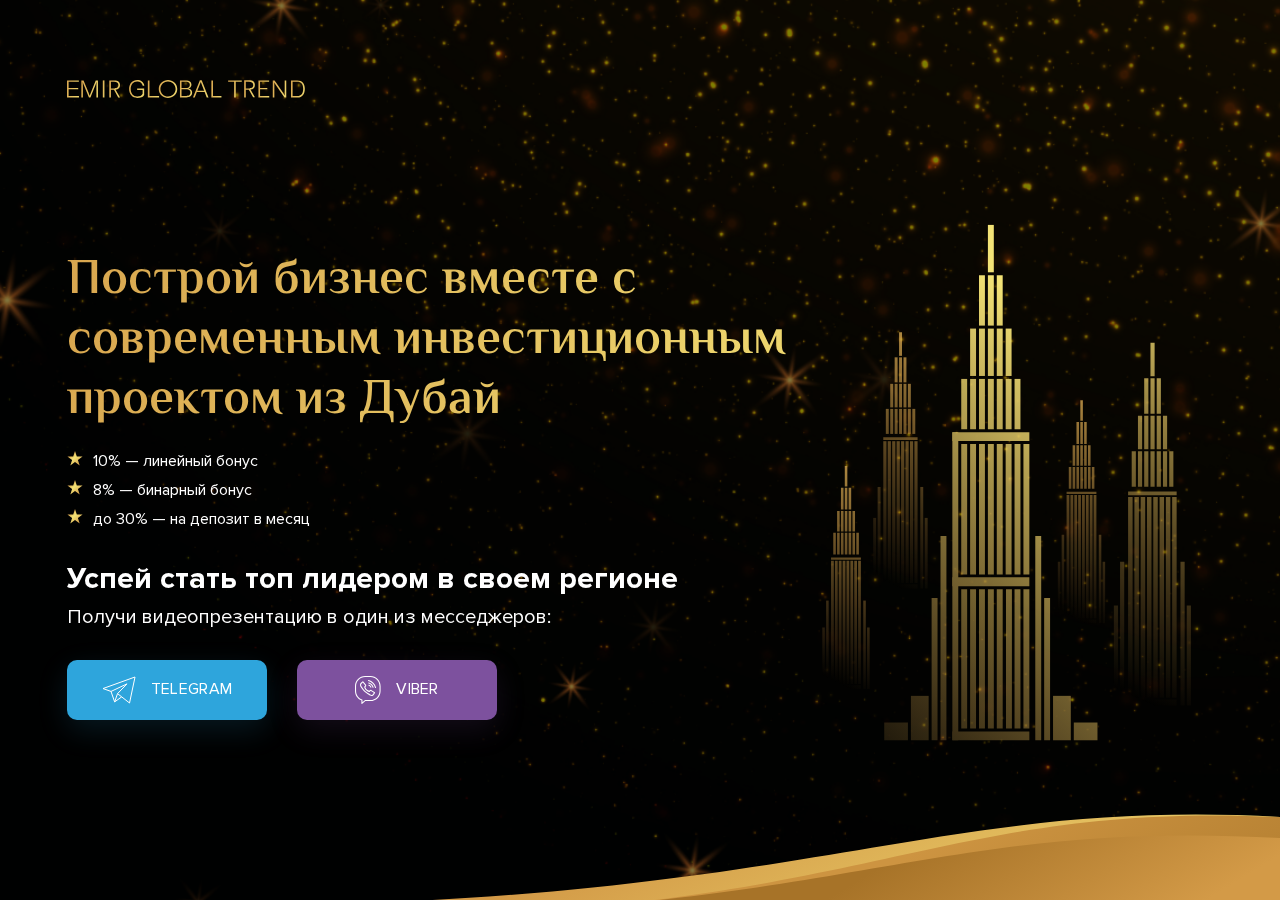
<file: index.html>
<!DOCTYPE html>
<html lang="en">
  <head>
    <meta charset="UTF-8" />
    <meta name="viewport" content="width=device-width, initial-scale=1.0" />
    <meta http-equiv="X-UA-Compatible" content="ie=edge" />
    <title>EMIR GLOBAL TREND</title>
    <link rel="stylesheet" href="css/style.min.css" />
    <link rel="shortcut icon" href="img/favicon.png" type="image/png" />
    <!-- Google Tag Manager -->
    <script>
      (function (w, d, s, l, i) {
        w[l] = w[l] || [];
        w[l].push({ 'gtm.start': new Date().getTime(), event: 'gtm.js' });
        var f = d.getElementsByTagName(s)[0],
          j = d.createElement(s),
          dl = l != 'dataLayer' ? '&l=' + l : '';
        j.async = true;
        j.src = 'https://www.googletagmanager.com/gtm.js?id=' + i + dl;
        f.parentNode.insertBefore(j, f);
      })(window, document, 'script', 'dataLayer', 'GTM-5RRZSPQ');
    </script>
    <!-- End Google Tag Manager -->
  </head>
  <body>
    <!-- Google Tag Manager (noscript) -->
    <noscript
      ><iframe
        src="https://www.googletagmanager.com/ns.html?id=GTM-5RRZSPQ"
        height="0"
        width="0"
        style="display: none; visibility: hidden"
      ></iframe
    ></noscript>
    <!-- End Google Tag Manager (noscript) -->
    <section class="prev">
      <div class="prev__abs"><img src="./img/magnit/bottom.svg" alt="" /></div>
      <div class="prev__container container">
        <div class="prev__logo">
          <img src="./img/magnit/logo.svg" alt="" />
        </div>
        <div class="prev__main">
          <div class="prev__left">
            <h1 class="prev__title">
              Построй бизнес вместе с современным инвестиционным проектом из
              Дубай
            </h1>
            <div class="prev__list">
              <p>
                <img src="./img/magnit/star.svg" alt="" /><span
                  >10% — линейный бонус</span
                >
              </p>
              <p>
                <img src="./img/magnit/star.svg" alt="" />8% — бинарный бонус
              </p>
              <p>
                <img src="./img/magnit/star.svg" alt="" />до 30% — на депозит в
                месяц
              </p>
            </div>
            <div class="prev__mob-build">
              <img src="./img/magnit/mobile/building.svg" alt="" />
            </div>
            <div class="prev__bottom">
              <h3>Успей стать топ лидером в своем регионе</h3>
              <p>Получи видеопрезентацию в один из месседжеров:</p>
              <div class="prev__btns">
                <a href="https://t.me/emirglobaltrend_bot" class="prev__tel"
                  ><img src="./img/magnit/telegram.svg" alt="" /> Telegram</a
                >
                <a
                  href="viber://pa?chatURI=emirglobaltrend&text=Start"
                  class="prev__vib"
                  ><img src="./img/magnit/viber.svg" alt="" /> Viber</a
                >
              </div>
            </div>
          </div>
          <div class="prev__right">
            <img src="./img/magnit/building.svg" alt="" />
          </div>
        </div>
      </div>
    </section>

    <script src="https://ajax.googleapis.com/ajax/libs/jquery/3.4.1/jquery.min.js"></script>
    <script src="js/libs.min.js"></script>
    <script src="js/main.js"></script>
  </body>
</html>
</file>
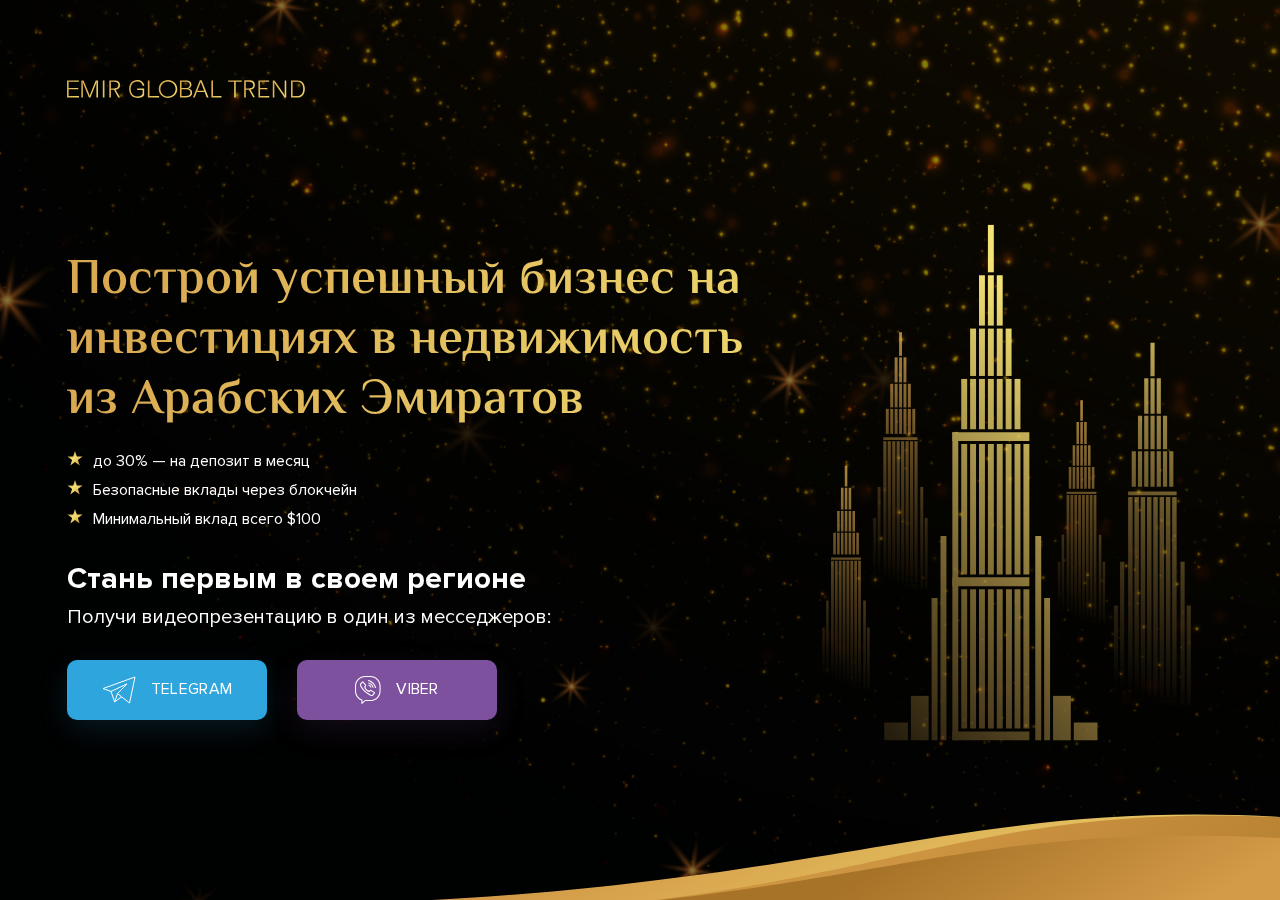
<file: 1/index.html>
<!DOCTYPE html>
<html lang="en">
  <head>
    <meta charset="UTF-8" />
    <meta name="viewport" content="width=device-width, initial-scale=1.0" />
    <meta http-equiv="X-UA-Compatible" content="ie=edge" />
    <title>EMIR GLOBAL TREND</title>
    <link rel="stylesheet" href="../css/style.min.css" />
    <link rel="shortcut icon" href="../img/favicon.png" type="../image/png" />
    <!-- Google Tag Manager -->
    <script>
      (function (w, d, s, l, i) {
        w[l] = w[l] || [];
        w[l].push({ 'gtm.start': new Date().getTime(), event: 'gtm.js' });
        var f = d.getElementsByTagName(s)[0],
          j = d.createElement(s),
          dl = l != 'dataLayer' ? '&l=' + l : '';
        j.async = true;
        j.src = 'https://www.googletagmanager.com/gtm.js?id=' + i + dl;
        f.parentNode.insertBefore(j, f);
      })(window, document, 'script', 'dataLayer', 'GTM-5RRZSPQ');
    </script>
    <!-- End Google Tag Manager -->
  </head>
  <body>
    <!-- Google Tag Manager (noscript) -->
    <noscript
      ><iframe
        src="https://www.googletagmanager.com/ns.html?id=GTM-5RRZSPQ"
        height="0"
        width="0"
        style="display: none; visibility: hidden"
      ></iframe
    ></noscript>
    <!-- End Google Tag Manager (noscript) -->
    <section class="prev">
      <div class="prev__abs"><img src="../img/magnit/bottom.svg" alt="" /></div>
      <div class="prev__container container">
        <div class="prev__logo">
          <img src="../img/magnit/logo.svg" alt="" />
        </div>
        <div class="prev__main">
          <div class="prev__left">
            <h1 class="prev__title">
              Построй успешный бизнес на инвестициях в недвижимость из Арабских
              Эмиратов
            </h1>
            <div class="prev__list">
              <p>
                <img src="../img/magnit/star.svg" alt="" /><span
                  >до 30% — на депозит в месяц</span
                >
              </p>
              <p>
                <img src="../img/magnit/star.svg" alt="" />Безопасные вклады
                через блокчейн
              </p>
              <p>
                <img src="../img/magnit/star.svg" alt="" />Минимальный вклад
                всего $100
              </p>
            </div>
            <div class="prev__mob-build">
              <img src="../img/magnit/mobile/building.svg" alt="" />
            </div>
            <div class="prev__bottom">
              <h3>Стань первым в своем регионе</h3>
              <p>Получи видеопрезентацию в один из месседжеров:</p>
              <div class="prev__btns">
                <a href="https://t.me/emirglobaltrend_bot" class="prev__tel"
                  ><img src="../img/magnit/telegram.svg" alt="" /> Telegram</a
                >
                <a
                  href="viber://pa?chatURI=emirglobaltrend&text=Start"
                  class="prev__vib"
                  ><img src="../img/magnit/viber.svg" alt="" /> Viber</a
                >
              </div>
            </div>
          </div>
          <div class="prev__right">
            <img src="../img/magnit/building.svg" alt="" />
          </div>
        </div>
      </div>
    </section>

    <script src="https://ajax.googleapis.com/ajax/libs/jquery/3.4.1/jquery.min.js"></script>
    <script src="../js/libs.min.js"></script>
    <script src="../js/main.js"></script>
  </body>
</html>
</file>
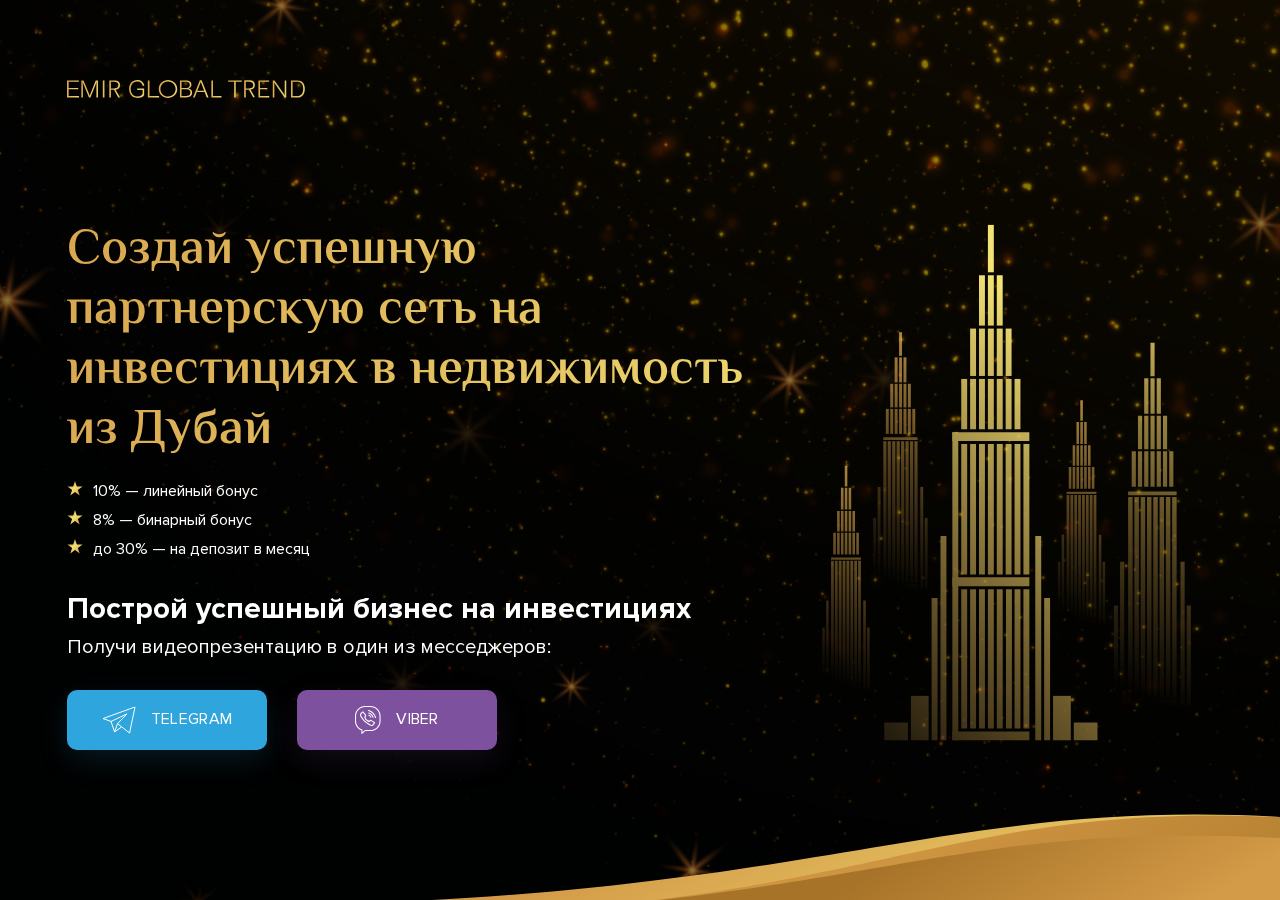
<file: 2/index.html>
<!DOCTYPE html>
<html lang="en">
  <head>
    <meta charset="UTF-8" />
    <meta name="viewport" content="width=device-width, initial-scale=1.0" />
    <meta http-equiv="X-UA-Compatible" content="ie=edge" />
    <title>EMIR GLOBAL TREND</title>
    <link rel="stylesheet" href="../css/style.min.css" />
    <link rel="shortcut icon" href="../img/favicon.png" type="../image/png" />
    <!-- Google Tag Manager -->
    <script>
      (function (w, d, s, l, i) {
        w[l] = w[l] || [];
        w[l].push({ 'gtm.start': new Date().getTime(), event: 'gtm.js' });
        var f = d.getElementsByTagName(s)[0],
          j = d.createElement(s),
          dl = l != 'dataLayer' ? '&l=' + l : '';
        j.async = true;
        j.src = 'https://www.googletagmanager.com/gtm.js?id=' + i + dl;
        f.parentNode.insertBefore(j, f);
      })(window, document, 'script', 'dataLayer', 'GTM-5RRZSPQ');
    </script>
    <!-- End Google Tag Manager -->
  </head>
  <body>
    <!-- Google Tag Manager (noscript) -->
    <noscript
      ><iframe
        src="https://www.googletagmanager.com/ns.html?id=GTM-5RRZSPQ"
        height="0"
        width="0"
        style="display: none; visibility: hidden"
      ></iframe
    ></noscript>
    <!-- End Google Tag Manager (noscript) -->
    <section class="prev">
      <div class="prev__abs"><img src="../img/magnit/bottom.svg" alt="" /></div>
      <div class="prev__container container">
        <div class="prev__logo">
          <img src="../img/magnit/logo.svg" alt="" />
        </div>
        <div class="prev__main">
          <div class="prev__left">
            <h1 class="prev__title">
              Создай успешную партнерскую сеть на инвестициях в недвижимость из
              Дубай
            </h1>

            <div class="prev__list">
              <p>
                <img src="../img/magnit/star.svg" alt="" /><span
                  >10% — линейный бонус</span
                >
              </p>
              <p>
                <img src="../img/magnit/star.svg" alt="" />8% — бинарный бонус
              </p>
              <p>
                <img src="../img/magnit/star.svg" alt="" />до 30% — на депозит в
                месяц
              </p>
            </div>
            <div class="prev__mob-build">
              <img src="../img/magnit/mobile/building.svg" alt="" />
            </div>
            <div class="prev__bottom">
              <h3>Построй успешный бизнес на инвестициях</h3>
              <p>Получи видеопрезентацию в один из месседжеров:</p>
              <div class="prev__btns">
                <a href="https://t.me/emirglobaltrend_bot" class="prev__tel"
                  ><img src="../img/magnit/telegram.svg" alt="" /> Telegram</a
                >
                <a
                  href="viber://pa?chatURI=emirglobaltrend&text=Start"
                  class="prev__vib"
                  ><img src="../img/magnit/viber.svg" alt="" /> Viber</a
                >
              </div>
            </div>
          </div>
          <div class="prev__right">
            <img src="../img/magnit/building.svg" alt="" />
          </div>
        </div>
      </div>
    </section>

    <script src="https://ajax.googleapis.com/ajax/libs/jquery/3.4.1/jquery.min.js"></script>
    <script src="../js/libs.min.js"></script>
    <script src="../js/main.js"></script>
  </body>
</html>
</file>
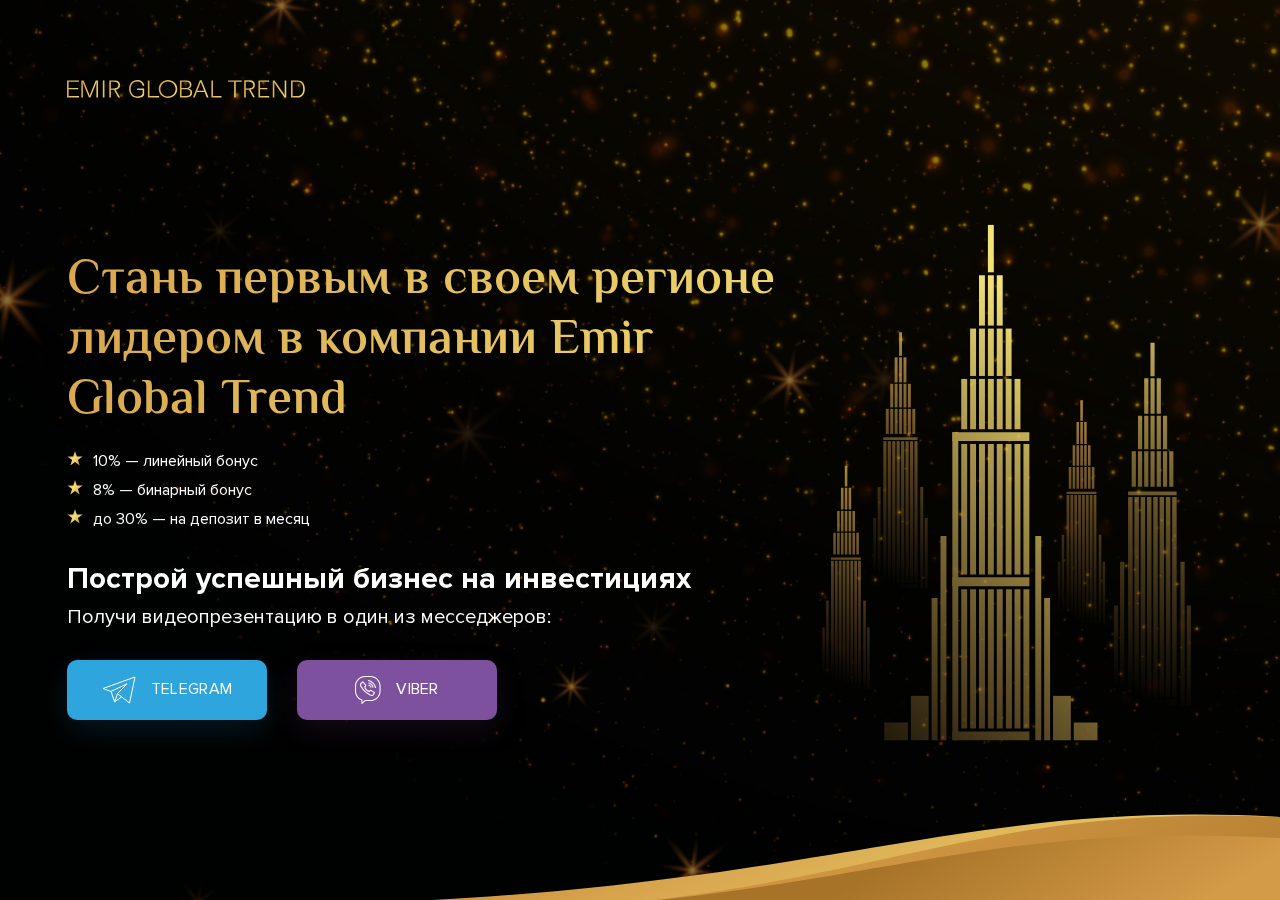
<file: 3/index.html>
<!DOCTYPE html>
<html lang="en">
  <head>
    <meta charset="UTF-8" />
    <meta name="viewport" content="width=device-width, initial-scale=1.0" />
    <meta http-equiv="X-UA-Compatible" content="ie=edge" />
    <title>EMIR GLOBAL TREND</title>
    <link rel="stylesheet" href="../css/style.min.css" />
    <link rel="shortcut icon" href="../img/favicon.png" type="../image/png" />
    <!-- Google Tag Manager -->
    <script>
      (function (w, d, s, l, i) {
        w[l] = w[l] || [];
        w[l].push({ 'gtm.start': new Date().getTime(), event: 'gtm.js' });
        var f = d.getElementsByTagName(s)[0],
          j = d.createElement(s),
          dl = l != 'dataLayer' ? '&l=' + l : '';
        j.async = true;
        j.src = 'https://www.googletagmanager.com/gtm.js?id=' + i + dl;
        f.parentNode.insertBefore(j, f);
      })(window, document, 'script', 'dataLayer', 'GTM-5RRZSPQ');
    </script>
    <!-- End Google Tag Manager -->
  </head>
  <body>
    <!-- Google Tag Manager (noscript) -->
    <noscript
      ><iframe
        src="https://www.googletagmanager.com/ns.html?id=GTM-5RRZSPQ"
        height="0"
        width="0"
        style="display: none; visibility: hidden"
      ></iframe
    ></noscript>
    <!-- End Google Tag Manager (noscript) -->
    <section class="prev">
      <div class="prev__abs"><img src="../img/magnit/bottom.svg" alt="" /></div>
      <div class="prev__container container">
        <div class="prev__logo">
          <img src="../img/magnit/logo.svg" alt="" />
        </div>
        <div class="prev__main">
          <div class="prev__left">
            <h1 class="prev__title">
              Стань первым в своем регионе лидером в компании Emir Global Trend
            </h1>
            <div class="prev__list">
              <p>
                <img src="../img/magnit/star.svg" alt="" /><span
                  >10% — линейный бонус</span
                >
              </p>
              <p>
                <img src="../img/magnit/star.svg" alt="" />8% — бинарный бонус
              </p>
              <p>
                <img src="../img/magnit/star.svg" alt="" />до 30% — на депозит в
                месяц
              </p>
            </div>
            <div class="prev__mob-build">
              <img src="../img/magnit/mobile/building.svg" alt="" />
            </div>
            <div class="prev__bottom">
              <h3>Построй успешный бизнес на инвестициях</h3>
              <p>Получи видеопрезентацию в один из месседжеров:</p>
              <div class="prev__btns">
                <a href="https://t.me/emirglobaltrend_bot" class="prev__tel"
                  ><img src="../img/magnit/telegram.svg" alt="" /> Telegram</a
                >
                <a
                  href="viber://pa?chatURI=emirglobaltrend&text=Start"
                  class="prev__vib"
                  ><img src="../img/magnit/viber.svg" alt="" /> Viber</a
                >
              </div>
            </div>
          </div>
          <div class="prev__right">
            <img src="../img/magnit/building.svg" alt="" />
          </div>
        </div>
      </div>
    </section>

    <script src="https://ajax.googleapis.com/ajax/libs/jquery/3.4.1/jquery.min.js"></script>
    <script src="../js/libs.min.js"></script>
    <script src="../js/main.js"></script>
  </body>
</html>
</file>
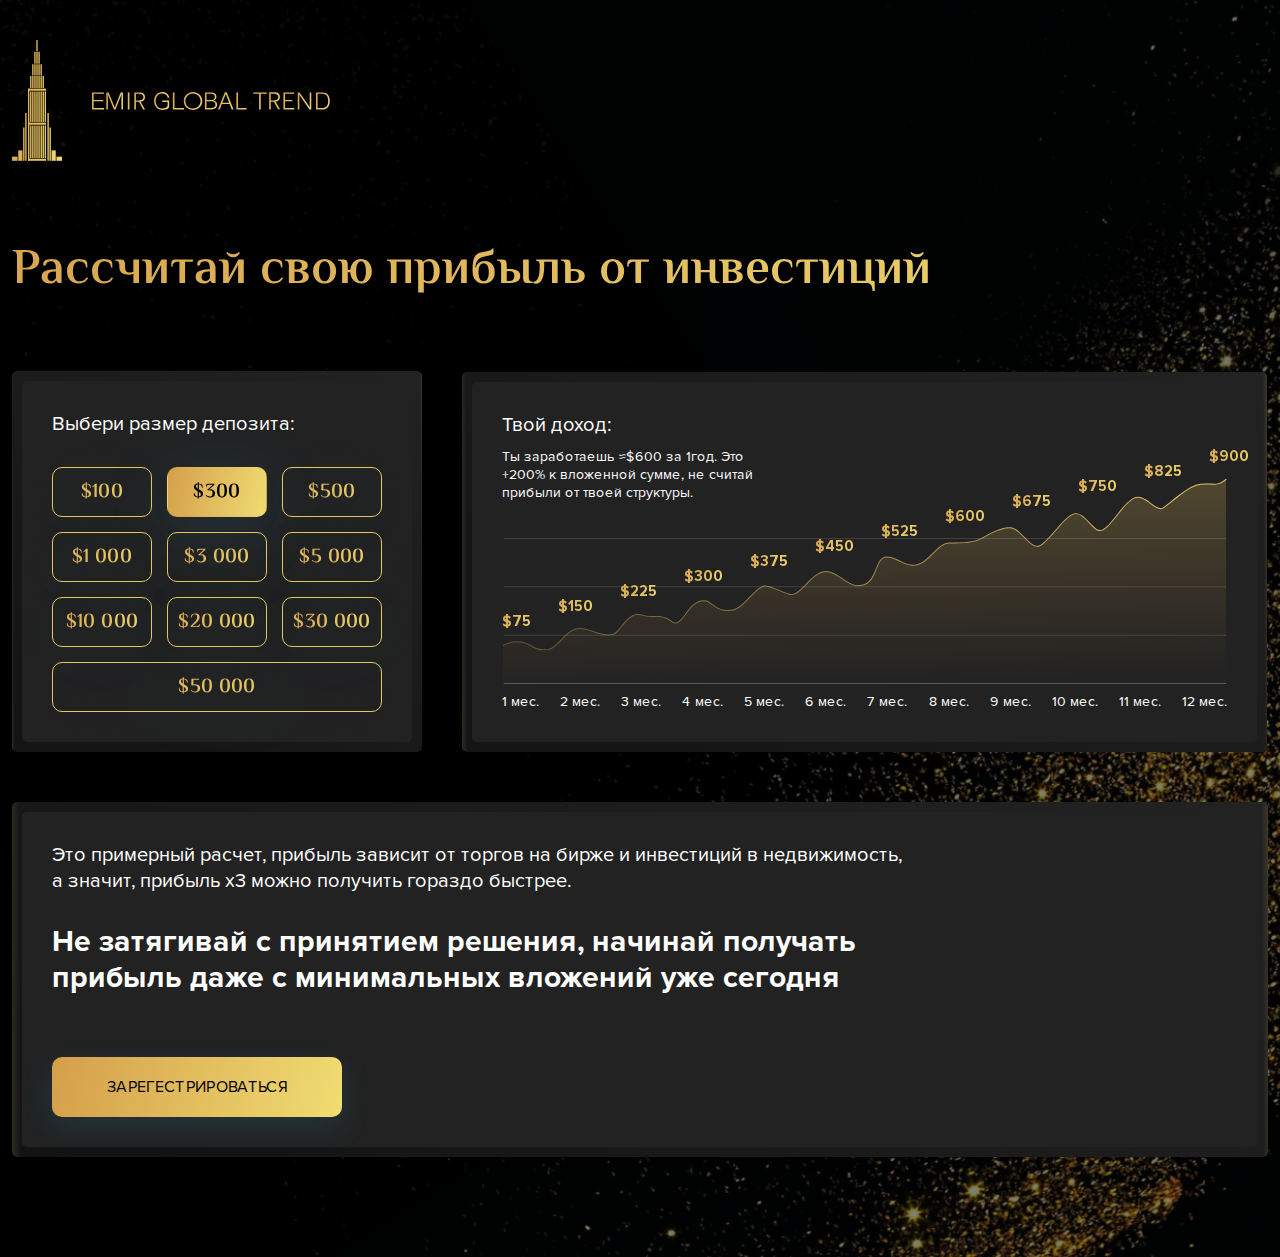
<file: calculator/index.html>
<!DOCTYPE html>
<html lang="en">
  <head>
    <meta charset="UTF-8" />
    <meta name="viewport" content="width=device-width, initial-scale=1.0" />
    <meta http-equiv="X-UA-Compatible" content="ie=edge" />
    <title>EMIR GLOBAL TREND</title>
    <link rel="stylesheet" href="../css/style.min.css" />
    <link rel="shortcut icon" href="../img/favicon.png" type="image/png" />
    <!-- Google Tag Manager -->
    <script>
      (function (w, d, s, l, i) {
        w[l] = w[l] || [];
        w[l].push({ 'gtm.start': new Date().getTime(), event: 'gtm.js' });
        var f = d.getElementsByTagName(s)[0],
          j = d.createElement(s),
          dl = l != 'dataLayer' ? '&l=' + l : '';
        j.async = true;
        j.src = 'https://www.googletagmanager.com/gtm.js?id=' + i + dl;
        f.parentNode.insertBefore(j, f);
      })(window, document, 'script', 'dataLayer', 'GTM-5RRZSPQ');
    </script>
    <!-- End Google Tag Manager -->
  </head>
  <body>
    <!-- Google Tag Manager (noscript) -->
    <noscript
      ><iframe
        src="https://www.googletagmanager.com/ns.html?id=GTM-5RRZSPQ"
        height="0"
        width="0"
        style="display: none; visibility: hidden"
      ></iframe
    ></noscript>
    <!-- End Google Tag Manager (noscript) -->
    <div class="calc">
      <div class="calc__container container">
        <header class="calc__header">
          <img
            class="calc__header-logo"
            src="../img/calc/building.svg"
            alt=""
          />
          <img class="calc__header-text" src="../img/magnit/logo.svg" alt="" />
        </header>
        <h1 class="calc__title">Рассчитай свою прибыль от инвестиций</h1>
        <div class="calc__graph">
          <div class="calc__graph-left">
            <div class="calc__graph-left-inner calc__graph-left-inner-desc">
              <h4 class="calc__graph-left-title">Выбери размер депозита:</h4>
              <div class="calc__graph-left-items">
                <p class="calc__graph-left-item js-price">$ <span>100</span></p>
                <p class="calc__graph-left-item js-price active">
                  $ <span>300</span>
                </p>
                <p class="calc__graph-left-item js-price">$ <span>500</span></p>
                <p class="calc__graph-left-item js-price">
                  $ <span>1 000</span>
                </p>
                <p class="calc__graph-left-item js-price">
                  $ <span>3 000</span>
                </p>
                <p class="calc__graph-left-item js-price">
                  $ <span>5 000</span>
                </p>
                <p class="calc__graph-left-item js-price">
                  $ <span>10 000</span>
                </p>
                <p class="calc__graph-left-item js-price">
                  $ <span>20 000</span>
                </p>
                <p class="calc__graph-left-item js-price">
                  $ <span>30 000</span>
                </p>
                <p class="calc__graph-left-item js-price">
                  $ <span>50 000</span>
                </p>
              </div>
            </div>
            <div class="calc__graph-left-inner calc__graph-left-inner-mob">
              <h4 class="calc__graph-left-title">Выбери размер депозита:</h4>
              <p class="calc__title">$ <span class="js__price">300</span></p>
              <div class="calc__graph-form">$100</div>
              <!-- <div class="calc__graph-dots">
                <b></b><b></b><b></b><b></b><b></b><b></b><b></b><b></b><b></b
                ><b></b>
              </div> -->
              <div class="range__list" id="tickmarks-pr">
                <div></div>
                <div></div>
                <div></div>
                <div></div>
                <div></div>
                <div></div>
                <div></div>
                <div></div>
                <div></div>
                <div></div>
              </div>
              <input
                class="input-amm"
                type="range"
                list="tickmarks-pr"
                min="0"
                max="10"
                value="2"
                steps="1"
              />

              <div class="calc__graph-to">$50 000</div>
            </div>
            <div
              class="calc__graph-left-inner calc__graph-left-inner-mob js__calc_mob_2_1"
              style="margin-top: -10px; padding-top: 20px"
            >
              <h4 class="calc__graph-left-title">На срок:</h4>
              <p class="calc__title"><span class="js__mounts">5</span> мес.</p>
              <div class="calc__graph-form">1 мес.</div>
              <!-- <div class="calc__graph-dots">
                <b></b><b></b><b></b><b></b><b></b><b></b><b></b><b></b><b></b
                ><b></b><b></b><b></b>
              </div> -->
              <div class="range__list" id="tickmarks-date">
                <div></div>
                <div></div>
                <div></div>
                <div></div>
                <div></div>
                <div></div>
                <div></div>
                <div></div>
                <div></div>
                <div></div>
                <div></div>
                <div></div>
              </div>
              <input
                class="input-moun"
                type="range"
                list="tickmarks-date"
                min="0"
                max="12"
                value="5"
                steps="1"
              />

              <div class="calc__graph-to">12 мес.</div>
            </div>
          </div>
          <div class="calc__flip">
            <div class="calc__flip-1">
              <img src="../img/calc/mob-flip-1.svg" alt="" />
            </div>
            <div class="calc__flip-2 active">
              <img src="../img/calc/mob-flip-2.svg" alt="" />
            </div>
          </div>
          <div class="calc__cur js__calc_mob_2_2">
            <img src="../img/calc/mob-cur.svg" alt="" />
            <p class="calc__cur-title">
              За <span class="js__mounts_2">5</span> месяцев Ты накопишь
            </p>
            <h3 class="calc__title" style="margin: 0">
              $ <span class="js__ammount_cur">375</span>
            </h3>
          </div>
          <!-- <div class="calc__graph-mine-mob js__calc_mob_2_3 active">
            <h4 class="calc__graph-right-title">Твой доход:</h4>
            <p class="calc__graph-right-sub">
              Ты заработаешь ≈<span class="js__approc">600</span> за 1год. Это
              +200% к вложенной сумме, не считай прибыли от твоей структуры.
            </p>
          </div> -->
          <div class="calc__graph-right js__calc_mob_1_1">
            <div class="calc__graph-right-over">
              <div class="calc__graph-right-inner">
                <div class="calc__graph-right-top">
                  <h4 class="calc__graph-right-title">Твой доход:</h4>
                  <p class="calc__graph-right-sub">
                    Ты заработаешь ≈<span class="js__approc">600</span> за 1год.
                    Это +200% к вложенной сумме, не считай прибыли от твоей
                    структуры.
                  </p>
                </div>
                <div class="calc__graph-graph">
                  <p class="calc__graph-graph-text">$75</p>
                  <p class="calc__graph-graph-text">$150</p>
                  <p class="calc__graph-graph-text">$225</p>
                  <p class="calc__graph-graph-text">$300</p>
                  <p class="calc__graph-graph-text">$375</p>
                  <p class="calc__graph-graph-text">$450</p>
                  <p class="calc__graph-graph-text">$525</p>
                  <p class="calc__graph-graph-text">$600</p>
                  <p class="calc__graph-graph-text">$675</p>
                  <p class="calc__graph-graph-text">$750</p>
                  <p class="calc__graph-graph-text">$825</p>
                  <p class="calc__graph-graph-text">$900</p>
                </div>
                <div class="calc__graph-right-bottom">
                  <p class="calc__graph-right-text">1 мес.</p>
                  <p class="calc__graph-right-text">2 мес.</p>
                  <p class="calc__graph-right-text">3 мес.</p>
                  <p class="calc__graph-right-text">4 мес.</p>
                  <p class="calc__graph-right-text">5 мес.</p>
                  <p class="calc__graph-right-text">6 мес.</p>
                  <p class="calc__graph-right-text">7 мес.</p>
                  <p class="calc__graph-right-text">8 мес.</p>
                  <p class="calc__graph-right-text">9 мес.</p>
                  <p class="calc__graph-right-text">10 мес.</p>
                  <p class="calc__graph-right-text">11 мес.</p>
                  <p class="calc__graph-right-text">12 мес.</p>
                </div>
              </div>
            </div>
          </div>
          <div class="calc__arr js__calc_mob_1_2">
            <div class="calc__arr-1">
              <img src="../img/calc/arr-l.svg" alt="" />
            </div>
            <div class="calc__arr-2">
              <img src="../img/calc/arr-r.svg" alt="" />
            </div>
          </div>
          <div class="calc__graph-mine-mob js__calc_mob_2_3 active">
            <h4 class="calc__graph-right-title">Твой доход:</h4>
            <p class="calc__graph-right-sub">
              Ты заработаешь ≈<span class="js__approc">600</span> за 1год. Это
              +200% к вложенной сумме, не считай прибыли от твоей структуры.
            </p>
          </div>
        </div>
        <div class="calc__bottom">
          <div class="calc__bottom-inner">
            <p>
              Это примерный расчет, прибыль зависит от торгов на бирже и
              инвестиций в недвижимость, а значит, прибыль х3 можно получить
              гораздо быстрее.
            </p>
            <h3>
              Не затягивай с принятием решения, начинай получать прибыль даже с
              минимальных вложений уже сегодня
            </h3>
            <a href="https://backoffice.emir.global/GN6FLX/" class="calc-btn"
              >Зарегестрироваться</a
            >
          </div>
        </div>
      </div>
    </div>

    <script src="https://ajax.googleapis.com/ajax/libs/jquery/3.4.1/jquery.min.js"></script>
    <script src="../js/libs.min.js"></script>
    <script src="../js/main.js"></script>
  </body>
</html>
</file>
<file: css/style.min.css>
@import url("https://fonts.googleapis.com/css2?family=Cinzel&family=El+Messiri:wght@400;500;600&display=swap");/*! normalize.css v8.0.1 | MIT License | github.com/necolas/normalize.css */html{line-height:1.15;-webkit-text-size-adjust:100%}body{margin:0}main{display:block}h1{font-size:2em;margin:0.67em 0}hr{-webkit-box-sizing:content-box;box-sizing:content-box;height:0;overflow:visible}pre{font-family:monospace, monospace;font-size:1em}a{background-color:transparent}abbr[title]{border-bottom:none;text-decoration:underline;-webkit-text-decoration:underline dotted;text-decoration:underline dotted}b,strong{font-weight:bolder}code,kbd,samp{font-family:monospace, monospace;font-size:1em}small{font-size:80%}sub,sup{font-size:75%;line-height:0;position:relative;vertical-align:baseline}sub{bottom:-0.25em}sup{top:-0.5em}img{border-style:none}button,input,optgroup,select,textarea{font-family:inherit;font-size:100%;line-height:1.15;margin:0}button,input{overflow:visible}button,select{text-transform:none}button,[type="button"],[type="reset"],[type="submit"]{-webkit-appearance:button}button::-moz-focus-inner,[type="button"]::-moz-focus-inner,[type="reset"]::-moz-focus-inner,[type="submit"]::-moz-focus-inner{border-style:none;padding:0}button:-moz-focusring,[type="button"]:-moz-focusring,[type="reset"]:-moz-focusring,[type="submit"]:-moz-focusring{outline:1px dotted ButtonText}fieldset{padding:0.35em 0.75em 0.625em}legend{-webkit-box-sizing:border-box;box-sizing:border-box;color:inherit;display:table;max-width:100%;padding:0;white-space:normal}progress{vertical-align:baseline}textarea{overflow:auto}[type="checkbox"],[type="radio"]{-webkit-box-sizing:border-box;box-sizing:border-box;padding:0}[type="number"]::-webkit-inner-spin-button,[type="number"]::-webkit-outer-spin-button{height:auto}[type="search"]{-webkit-appearance:textfield;outline-offset:-2px}[type="search"]::-webkit-search-decoration{-webkit-appearance:none}::-webkit-file-upload-button{-webkit-appearance:button;font:inherit}details{display:block}summary{display:list-item}template{display:none}[hidden]{display:none}.slick-slider{position:relative;display:block;-webkit-box-sizing:border-box;box-sizing:border-box;-webkit-user-select:none;-moz-user-select:none;-ms-user-select:none;user-select:none;-webkit-touch-callout:none;-khtml-user-select:none;-ms-touch-action:pan-y;touch-action:pan-y;-webkit-tap-highlight-color:transparent}.slick-list{position:relative;display:block;overflow:hidden;margin:0;padding:0}.slick-list:focus{outline:none}.slick-list.dragging{cursor:pointer;cursor:hand}.slick-slider .slick-track,.slick-slider .slick-list{-webkit-transform:translate3d(0, 0, 0);-ms-transform:translate3d(0, 0, 0);transform:translate3d(0, 0, 0)}.slick-track{position:relative;top:0;left:0;display:block;margin-left:auto;margin-right:auto}.slick-track:before,.slick-track:after{display:table;content:''}.slick-track:after{clear:both}.slick-loading .slick-track{visibility:hidden}.slick-slide{display:none;float:left;height:100%;min-height:1px}[dir='rtl'] .slick-slide{float:right}.slick-slide img{display:block}.slick-slide.slick-loading img{display:none}.slick-slide.dragging img{pointer-events:none}.slick-initialized .slick-slide{display:block}.slick-loading .slick-slide{visibility:hidden}.slick-vertical .slick-slide{display:block;height:auto;border:1px solid transparent}.slick-arrow.slick-hidden{display:none}@font-face{font-family:'Proxima Nova';src:url("../fonts/ProximaNova-Bold.eot");src:url("../fonts/ProximaNova-Bold.eot?#iefix") format("embedded-opentype"),url("../fonts/ProximaNova-Bold.woff") format("woff"),url("../fonts/ProximaNova-Bold.ttf") format("truetype");font-style:normal;font-weight:700}@font-face{font-family:'Proxima Nova';src:url("../fonts/ProximaNova-Regular.eot");src:url("../fonts/ProximaNova-Regular.eot?#iefix") format("embedded-opentype"),url("../fonts/ProximaNova-Regular.woff") format("woff"),url("../fonts/ProximaNova-Regular.ttf") format("truetype");font-style:normal;font-weight:400}html{-webkit-box-sizing:border-box;box-sizing:border-box;scroll-behavior:smooth}img{max-width:100%}*,*::before,*::after{-webkit-box-sizing:inherit;box-sizing:inherit}body{font-family:Proxima Nova;font-weight:400;background-color:#010202;color:#fff}button{cursor:pointer}button,a,textarea,input,select{border:none;outline:none}ul,li{list-style:none;margin:0;padding:0}a{outline:none;display:inline;text-decoration:none;margin:0;padding:0}h1,h2,h3,h4,h5,h6,p{margin:0}textarea{resize:none}.container{position:relative;margin:0 auto;padding:0 7px;max-width:1160px}a{-webkit-transition:0.4s;-o-transition:0.4s;transition:0.4s;color:#232222}a:hover{opacity:0.8}.prev{padding-top:80px;padding-bottom:20px;background-repeat:no-repeat;background-size:cover;background-position:center;min-height:100vh;display:-webkit-box;display:-ms-flexbox;display:flex;background-image:url(../img/magnit/bg.png);-webkit-box-pack:center;-ms-flex-pack:center;justify-content:center}.prev__mob-build{display:none}.prev__abs{position:fixed;right:0;bottom:-5px}.prev__logo{padding-bottom:115px}.prev__main{display:-webkit-box;display:-ms-flexbox;display:flex;-webkit-box-align:center;-ms-flex-align:center;align-items:center}.prev__title{font-family:El Messiri;font-style:normal;font-weight:600;font-size:50px;line-height:120%;color:#f3e376;background:-o-linear-gradient(343.19deg, #d39a47 -23.8%, #f3e376 121.22%);background:linear-gradient(106.81deg, #d39a47 -23.8%, #f3e376 121.22%);padding-bottom:20px;max-width:800px;-webkit-background-clip:text;-webkit-text-fill-color:transparent}.prev__list{margin-bottom:30px}.prev__list p{margin-bottom:10px}.prev__list p img{margin-right:10px}.prev__bottom h3{font-style:normal;font-weight:bold;font-size:30px;line-height:130%;margin-bottom:6px}.prev__bottom p{font-style:normal;font-weight:normal;font-size:20px;line-height:130%;margin-bottom:30px}.prev__btns{display:-webkit-box;display:-ms-flexbox;display:flex;-webkit-box-align:center;-ms-flex-align:center;align-items:center}.prev__vib,.prev__tel{min-width:200px;height:60px;display:-webkit-box;display:-ms-flexbox;display:flex;-webkit-box-align:center;-ms-flex-align:center;align-items:center;-webkit-box-pack:center;-ms-flex-pack:center;justify-content:center;font-size:16px;line-height:19px;letter-spacing:0.02em;text-transform:uppercase;color:#fff}.prev__vib img,.prev__tel img{margin-right:15px}.prev__tel{margin-right:30px;background:#2ea5dc;-webkit-box-shadow:0px 10px 30px rgba(46,165,220,0.15);box-shadow:0px 10px 30px rgba(46,165,220,0.15);border-radius:10px}.prev__vib{background:#7d519e;-webkit-box-shadow:0px 10px 30px rgba(125,81,158,0.15);box-shadow:0px 10px 30px rgba(125,81,158,0.15);border-radius:10px}.calc{padding-top:40px;padding-bottom:100px;min-height:100vh;background-repeat:no-repeat;background-size:cover;background-position:center;background-image:url(../img/calc/bg.png)}.calc__container{max-width:1270px}.calc__header{display:-webkit-box;display:-ms-flexbox;display:flex;-webkit-box-align:center;-ms-flex-align:center;align-items:center;margin-bottom:80px}.calc__header-logo{margin-right:30px}.calc__title{font-family:El Messiri;font-style:normal;font-weight:600;font-size:50px;line-height:120%;margin-bottom:70px;color:#f3e376;background:-o-linear-gradient(343.19deg, #d39a47 -23.8%, #f3e376 121.22%);background:linear-gradient(106.81deg, #d39a47 -23.8%, #f3e376 121.22%);-webkit-background-clip:text;-webkit-text-fill-color:transparent}.calc__graph{width:100%;display:-webkit-box;display:-ms-flexbox;display:flex;-ms-flex-wrap:wrap;flex-wrap:wrap;-webkit-box-align:center;-ms-flex-align:center;align-items:center;min-height:360px}.calc__graph-left{height:100%;padding:10px;max-width:410px;background:-o-linear-gradient(180.34deg, #e9cb67 -3.86%, rgba(233,203,103,0.399491) -1.07%, rgba(233,203,103,0) .53%),-o-linear-gradient(0.27deg, #e9cb67 -5.12%, rgba(232,202,102,0) .72%),-o-linear-gradient(53.89deg, #141414 7.67%, #222 99.58%);background:linear-gradient(269.66deg, #e9cb67 -3.86%, rgba(233,203,103,0.399491) -1.07%, rgba(233,203,103,0) .53%),linear-gradient(89.73deg, #e9cb67 -5.12%, rgba(232,202,102,0) .72%),linear-gradient(36.11deg, #141414 7.67%, #222 99.58%);border-radius:5px}.calc__graph-left-inner{background:#222222;border-radius:5px;padding:30px}.calc__graph-left-inner-mob{display:none}.calc__graph-left-title{font-style:normal;font-weight:normal;font-size:20px;line-height:130%;color:#ffffff;margin-bottom:30px}.calc__graph-left-items{display:-webkit-box;display:-ms-flexbox;display:flex;-ms-flex-wrap:wrap;flex-wrap:wrap;-webkit-box-align:center;-ms-flex-align:center;align-items:center}.calc__graph-left-item{font-family:El Messiri;font-style:normal;font-weight:600;font-size:20px;line-height:31px;letter-spacing:0.02em;text-transform:uppercase;width:100px;height:50px;display:-webkit-box;display:-ms-flexbox;display:flex;-webkit-box-align:center;-ms-flex-align:center;align-items:center;-webkit-box-pack:center;-ms-flex-pack:center;justify-content:center;margin-right:15px;margin-bottom:15px;-webkit-filter:drop-shadow(0px 10px 30px rgba(46,165,220,0.15));filter:drop-shadow(0px 10px 30px rgba(46,165,220,0.15));border-radius:10px;border:1px solid #e6c663;-webkit-transition:0.3s;-o-transition:0.3s;transition:0.3s;color:#f3e376;background:-o-linear-gradient(343.19deg, #d39a47 -23.8%, #f3e376 121.22%);background:linear-gradient(106.81deg, #d39a47 -23.8%, #f3e376 121.22%);-webkit-background-clip:text;-webkit-text-fill-color:transparent;cursor:pointer}.calc__graph-left-item.active{background:-o-linear-gradient(345.67deg, #d39a47 -7.34%, #f3e376 110.51%);background:linear-gradient(104.33deg, #d39a47 -7.34%, #f3e376 110.51%);border:1px solid transparent;-webkit-text-fill-color:unset;color:#010202}.calc__graph-left-item:nth-of-type(3n){margin-right:0}.calc__graph-left-item:nth-last-of-type(1){width:100%;margin:0}.calc__graph-left-item:hover{opacity:0.7}.calc__graph-right{max-width:805px;margin-left:40px;width:100%;padding:10px;background:-o-linear-gradient(180.34deg, #e9cb67 -3.86%, rgba(233,203,103,0.399491) -1.07%, rgba(233,203,103,0) .53%),-o-linear-gradient(0.27deg, #e9cb67 -5.12%, rgba(232,202,102,0) .72%),-o-linear-gradient(53.89deg, #141414 7.67%, #222 99.58%);background:linear-gradient(269.66deg, #e9cb67 -3.86%, rgba(233,203,103,0.399491) -1.07%, rgba(233,203,103,0) .53%),linear-gradient(89.73deg, #e9cb67 -5.12%, rgba(232,202,102,0) .72%),linear-gradient(36.11deg, #141414 7.67%, #222 99.58%);border-radius:5px}.calc__graph-right-over{overflow:hidden;overflow-x:scroll}.calc__graph-right-over::-webkit-scrollbar{width:0px;height:0px}.calc__graph-right-inner{width:785px;background:#222222;border-radius:5px;padding:30px;background-image:url(../img/calc/graph-lined.svg);background-size:calc(100% - 60px) 211px;background-repeat:no-repeat;background-position:bottom 55px left 30px;display:-webkit-box;display:-ms-flexbox;display:flex;-webkit-box-orient:vertical;-webkit-box-direction:normal;-ms-flex-direction:column;flex-direction:column;-webkit-box-pack:justify;-ms-flex-pack:justify;justify-content:space-between;position:relative;min-height:360px}.calc__graph-right-title{font-family:Proxima Nova;font-style:normal;font-weight:normal;font-size:20px;line-height:130%;margin-bottom:10px}.calc__graph-right-sub{font-style:normal;font-weight:normal;font-size:14px;line-height:130%;max-width:260px}.calc__graph-right-bottom{width:100%;display:-webkit-box;display:-ms-flexbox;display:flex;-webkit-box-align:center;-ms-flex-align:center;align-items:center;-webkit-box-pack:justify;-ms-flex-pack:justify;justify-content:space-between}.calc__graph-right-text{display:-webkit-box;display:-ms-flexbox;display:flex;font-style:normal;font-weight:normal;white-space:nowrap;font-size:14px;line-height:130%;margin-right:20px}.calc__graph-right-text:nth-last-of-type(1){margin-right:0}.calc__graph .calc__graph-graph#price1 .calc__graph-graph-text{font-size:16px}.calc__graph .calc__graph-graph#price2 .calc__graph-graph-text{font-size:15px}.calc__graph .calc__graph-graph#price3 .calc__graph-graph-text{font-size:13.5px}.calc__graph .calc__graph-graph#price4 .calc__graph-graph-text{font-size:11.8px}.calc__graph .calc__graph-graph#price5 .calc__graph-graph-text{font-size:11px}.calc__graph .calc__graph-graph#price6 .calc__graph-graph-text{font-size:10.3px}.calc__graph .calc__graph-graph#price7 .calc__graph-graph-text{font-size:9.7px}.calc__graph .calc__graph-graph#price8 .calc__graph-graph-text{font-size:9.2px}.calc__graph .calc__graph-graph#price9 .calc__graph-graph-text{font-size:9.2px}.calc__graph .calc__graph-graph#price10 .calc__graph-graph-text{font-size:8.8px}.calc__graph-graph{display:-webkit-box;display:-ms-flexbox;display:flex;-webkit-box-align:end;-ms-flex-align:end;align-items:flex-end;position:absolute;bottom:55px;left:30px}.calc__graph-graph-text{white-space:nowrap;font-weight:bold;font-size:17px;line-height:130%;margin-right:27px;color:#f3e376;background:-o-linear-gradient(343.19deg, #d39a47 -23.8%, #f3e376 121.22%);background:linear-gradient(106.81deg, #d39a47 -23.8%, #f3e376 121.22%);-webkit-background-clip:text;-webkit-text-fill-color:transparent}.calc__graph-graph-text:nth-last-child(1){margin-right:0}.calc__graph-graph .calc__graph-graph-text:nth-child(1){margin-bottom:55px}.calc__graph-graph .calc__graph-graph-text:nth-child(2){margin-bottom:70px}.calc__graph-graph .calc__graph-graph-text:nth-child(3){margin-bottom:85px}.calc__graph-graph .calc__graph-graph-text:nth-child(4){margin-bottom:100px}.calc__graph-graph .calc__graph-graph-text:nth-child(5){margin-bottom:115px}.calc__graph-graph .calc__graph-graph-text:nth-child(6){margin-bottom:130px}.calc__graph-graph .calc__graph-graph-text:nth-child(7){margin-bottom:145px}.calc__graph-graph .calc__graph-graph-text:nth-child(8){margin-bottom:160px}.calc__graph-graph .calc__graph-graph-text:nth-child(9){margin-bottom:175px}.calc__graph-graph .calc__graph-graph-text:nth-child(10){margin-bottom:190px}.calc__graph-graph .calc__graph-graph-text:nth-child(11){margin-bottom:205px}.calc__graph-graph .calc__graph-graph-text:nth-child(12){margin-bottom:220px}.calc__bottom{margin-top:50px;height:100%;padding:10px;background:-o-linear-gradient(180.34deg, #e9cb67 -3.86%, rgba(233,203,103,0.399491) -1.07%, rgba(233,203,103,0) .53%),-o-linear-gradient(0.27deg, #e9cb67 -5.12%, rgba(232,202,102,0) .72%),-o-linear-gradient(53.89deg, #141414 7.67%, #222 99.58%);background:linear-gradient(269.66deg, #e9cb67 -3.86%, rgba(233,203,103,0.399491) -1.07%, rgba(233,203,103,0) .53%),linear-gradient(89.73deg, #e9cb67 -5.12%, rgba(232,202,102,0) .72%),linear-gradient(36.11deg, #141414 7.67%, #222 99.58%);border-radius:5px}.calc__bottom-inner{background:#222222;border-radius:5px;padding:30px}.calc__bottom-inner p{font-style:normal;font-weight:normal;font-size:20px;line-height:130%;margin-bottom:30px;max-width:850px}.calc__bottom-inner h3{font-style:normal;font-weight:bold;font-size:30px;line-height:120%;margin-bottom:61px;max-width:920px}.calc-btn{background:-o-linear-gradient(345.67deg, #d39a47 -7.34%, #f3e376 110.51%);background:linear-gradient(104.33deg, #d39a47 -7.34%, #f3e376 110.51%);-webkit-box-shadow:0px 10px 30px rgba(46,165,220,0.15);box-shadow:0px 10px 30px rgba(46,165,220,0.15);border-radius:10px;width:290px;height:60px;display:-webkit-box;display:-ms-flexbox;display:flex;-webkit-box-align:center;-ms-flex-align:center;align-items:center;-webkit-box-pack:center;-ms-flex-pack:center;justify-content:center;font-style:normal;font-weight:normal;font-size:16px;line-height:19px;letter-spacing:0.02em;text-transform:uppercase;color:#010202;cursor:pointer;-webkit-transition:0.3s;-o-transition:0.3s;transition:0.3s}.calc-btn:hover{opacity:0.7}.js__calc_mob_1_1.active,.js__calc_mob_2_1.active,.js__calc_mob_2_2.active{display:block !important}.js__calc_mob_1_1.hide,.js__calc_mob_2_1.hide,.js__calc_mob_2_2.hide{display:none !important}.js__calc_mob_2_2.active,.js__calc_mob_1_2.active{display:-webkit-box !important;display:-ms-flexbox !important;display:flex !important}.js__calc_mob_2_2.hide,.js__calc_mob_1_2.hide{display:none !important}.calc__graph-left-inner-mob,.calc__flip,.calc__cur,.calc__graph-mine-mob,.calc__arr{display:none !important}@media (max-width: 1238px){.calc__graph-right{margin-top:50px;margin-left:0}}@media (max-width: 850px){.prev{padding-top:40px;background-image:url(../img/magnit/bg.png)}.prev__container{width:100%}.prev__logo{padding-bottom:85px}.prev__main{display:-webkit-box;display:-ms-flexbox;display:flex;-webkit-box-align:center;-ms-flex-align:center;align-items:center;position:relative;width:100%}.prev__title{font-size:35px;padding-bottom:20px;max-width:510px}.prev__right{position:absolute;top:0;right:0;max-width:275px}.prev__bottom h3{font-size:25px}.prev__bottom p{font-style:normal;font-weight:normal;font-size:17px}.prev__btns{display:-webkit-box;display:-ms-flexbox;display:flex;-webkit-box-align:center;-ms-flex-align:center;align-items:center}.prev__vib,.prev__tel{min-width:200px;height:60px}.prev__tel{margin-right:30px;background:#2ea5dc;-webkit-box-shadow:0px 10px 30px rgba(46,165,220,0.15);box-shadow:0px 10px 30px rgba(46,165,220,0.15);border-radius:10px}.prev__vib{background:#7d519e;-webkit-box-shadow:0px 10px 30px rgba(125,81,158,0.15);box-shadow:0px 10px 30px rgba(125,81,158,0.15);border-radius:10px}}@media (max-width: 650px){.prev{padding-top:30px;background-image:url(../img/magnit/mobile/bg.png)}.prev__abs{display:none}.prev__mob-build{width:100%;display:-webkit-box;display:-ms-flexbox;display:flex;-webkit-box-align:center;-ms-flex-align:center;align-items:center;-webkit-box-pack:center;-ms-flex-pack:center;justify-content:center;margin-bottom:22px}.prev__container{width:100%;padding:0 15px;max-width:320px}.prev__logo{padding-bottom:80px}.prev__main{display:-webkit-box;display:-ms-flexbox;display:flex;-webkit-box-align:center;-ms-flex-align:center;align-items:center;position:relative;width:100%}.prev__title{font-size:25px;padding-bottom:20px;max-width:510px}.prev__right{display:none}.prev__list{margin-bottom:20px}.prev__bottom h3{font-size:24px;line-height:115%}.prev__bottom p{font-size:20px;line-height:130%;margin-bottom:10px}.prev__btns{display:-webkit-box;display:-ms-flexbox;display:flex;-webkit-box-orient:vertical;-webkit-box-direction:normal;-ms-flex-direction:column;flex-direction:column;-webkit-box-pack:center;-ms-flex-pack:center;justify-content:center;-webkit-box-align:center;-ms-flex-align:center;align-items:center}.prev__vib,.prev__tel{min-width:200px;height:60px;width:100%}.prev__tel{margin-right:0px;margin-bottom:15px;background:#2ea5dc;-webkit-box-shadow:0px 10px 30px rgba(46,165,220,0.15);box-shadow:0px 10px 30px rgba(46,165,220,0.15);border-radius:10px}.prev__vib{background:#7d519e;-webkit-box-shadow:0px 10px 30px rgba(125,81,158,0.15);box-shadow:0px 10px 30px rgba(125,81,158,0.15);border-radius:10px}.calc{padding-top:40px;padding-bottom:60px;min-height:100vh;background-repeat:no-repeat;background-size:cover;background-position:top left;background-image:url(../img/calc/bg_mob.png)}.calc__container{padding:0 15px;max-width:320px}.calc__header{display:-webkit-box;display:-ms-flexbox;display:flex;-webkit-box-align:center;-ms-flex-align:center;align-items:center;margin-bottom:70px}.calc__header-logo{margin-right:20px;max-width:40px}.calc__header-text{max-width:180px}.calc__title{font-size:25px;line-height:120%;margin-bottom:50px;color:#f3e376}.calc__graph{width:100%;display:-webkit-box;display:-ms-flexbox;display:flex;-ms-flex-wrap:wrap;flex-wrap:wrap;-webkit-box-align:center;-ms-flex-align:center;align-items:center;min-height:360px}.calc__graph-left{margin-bottom:30px;width:100%;height:100%;padding:10px;max-width:410px;background:-o-linear-gradient(180.34deg, #e9cb67 -3.86%, rgba(233,203,103,0.399491) -1.07%, rgba(233,203,103,0) .53%),-o-linear-gradient(0.27deg, #e9cb67 -5.12%, rgba(232,202,102,0) .72%),-o-linear-gradient(53.89deg, #141414 7.67%, #222 99.58%);background:linear-gradient(269.66deg, #e9cb67 -3.86%, rgba(233,203,103,0.399491) -1.07%, rgba(233,203,103,0) .53%),linear-gradient(89.73deg, #e9cb67 -5.12%, rgba(232,202,102,0) .72%),linear-gradient(36.11deg, #141414 7.67%, #222 99.58%);border-radius:5px}.calc__graph-left-inner{background:#222222;border-radius:5px;padding:10px;position:relative}.calc__graph-left-inner-desc{display:none}.calc__graph-left-inner-mob{display:block;position:relative}.calc__graph-left .calc__graph-form{position:absolute;left:9px;bottom:9px}.calc__graph-left .calc__graph-to{position:absolute;right:9px;bottom:9px}.calc__graph-left .calc__graph-dots{width:95%;display:-webkit-box;display:-ms-flexbox;display:flex;-webkit-box-align:center;-ms-flex-align:center;align-items:center;-webkit-box-pack:justify;-ms-flex-pack:justify;justify-content:space-between;margin:0 auto;margin-bottom:-17px}.calc__graph-left .calc__graph-dots b{margin-left:-1px;width:1px;height:3px;border-bottom:5px;background:-o-linear-gradient(343.19deg, #d39a47 -23.8%, #f3e376 121.22%);background:linear-gradient(106.81deg, #d39a47 -23.8%, #f3e376 121.22%)}.calc__graph-left .range__list{display:-webkit-box;display:-ms-flexbox;display:flex;-webkit-box-align:center;-ms-flex-align:center;align-items:center;-webkit-box-pack:justify;-ms-flex-pack:justify;justify-content:space-between;width:90%;height:3px;margin-bottom:-17px}.calc__graph-left .range__list div:nth-child(1){opacity:0}.calc__graph-left .range__list div::before{content:'';display:block;width:1px;height:3px;background:-o-linear-gradient(343.19deg, #d39a47 -23.8%, #f3e376 121.22%);background:linear-gradient(106.81deg, #d39a47 -23.8%, #f3e376 121.22%)}.calc__graph-left input[type='range']{-webkit-appearance:none;width:250px;height:1px;background:-o-linear-gradient(343.19deg, #d39a47 -23.8%, #f3e376 121.22%);background:linear-gradient(106.81deg, #d39a47 -23.8%, #f3e376 121.22%);background-position:center;background-repeat:no-repeat;margin-bottom:35px}.calc__graph-left input[type='range']::-webkit-slider-thumb{-webkit-appearance:none;width:16px;height:16px;border-radius:100%;margin-top:0px;background:#434343;position:relative;background:linear-gradient(106.81deg, #d39a47 -23.8%, #f3e376 121.22%);z-index:3;cursor:pointer}.calc__graph-left-title{font-style:normal;font-weight:normal;font-size:18px;line-height:130%;color:#ffffff;margin-bottom:30px}.calc__graph-left .calc__title{text-align:center;margin-bottom:15px;margin-bottom:35px}.calc__graph-left-items{display:-webkit-box;display:-ms-flexbox;display:flex;-ms-flex-wrap:wrap;flex-wrap:wrap;-webkit-box-align:center;-ms-flex-align:center;align-items:center}.calc__graph-right{margin-top:0;max-width:805px;margin-left:0px;width:100%;padding:10px;background:transparent;border-radius:5px}.calc__graph-right-over{-webkit-transition:0.1s;-o-transition:0.1s;transition:0.1s;overflow:visible;overflow-x:scroll}.calc__graph-right-over::-webkit-scrollbar{width:0px;height:0px}.calc__graph-right-inner{-webkit-transition:0.1s;-o-transition:0.1s;transition:0.1s;width:785px;background:transparent;border-radius:5px;padding:0px;background-image:url(../img/calc/graph-lined.svg);background-size:100%;background-repeat:no-repeat;background-position:bottom 55px left 0px;display:-webkit-box;display:-ms-flexbox;display:flex;-webkit-box-orient:vertical;-webkit-box-direction:normal;-ms-flex-direction:column;flex-direction:column;-webkit-box-pack:justify;-ms-flex-pack:justify;justify-content:space-between;position:relative;min-height:300px}.calc__graph-right-title{font-family:Proxima Nova;font-style:normal;font-weight:normal;font-size:20px;line-height:130%;margin-bottom:10px;display:none}.calc__graph-right-sub{font-style:normal;font-weight:normal;font-size:14px;line-height:130%;max-width:260px;display:none}.calc__graph-right-bottom{width:100%;display:-webkit-box;display:-ms-flexbox;display:flex;-webkit-box-align:center;-ms-flex-align:center;align-items:center;-webkit-box-pack:justify;-ms-flex-pack:justify;justify-content:space-between}.calc__graph-right-text{display:-webkit-box;display:-ms-flexbox;display:flex;font-style:normal;font-weight:normal;white-space:nowrap;font-size:14px;line-height:130%;margin-right:20px}.calc__graph-right-text:nth-last-of-type(1){margin-right:0}.calc__graph-graph{-webkit-transition:0.1s;-o-transition:0.1s;transition:0.1s;display:-webkit-box;display:-ms-flexbox;display:flex;-webkit-box-align:end;-ms-flex-align:end;align-items:flex-end;position:absolute;bottom:55px;left:0px}.calc__graph-graph-text{font-weight:bold;font-size:17px;line-height:130%;margin-right:32px;color:#f3e376;background:-o-linear-gradient(343.19deg, #d39a47 -23.8%, #f3e376 121.22%);background:linear-gradient(106.81deg, #d39a47 -23.8%, #f3e376 121.22%);-webkit-background-clip:text;-webkit-text-fill-color:transparent}.calc__graph-graph-text:nth-last-child(1){margin-right:0}.calc__graph-graph .calc__graph-graph-text:nth-child(1){margin-bottom:57px}.calc__graph-graph .calc__graph-graph-text:nth-child(2){margin-bottom:72px}.calc__graph-graph .calc__graph-graph-text:nth-child(3){margin-bottom:87px}.calc__graph-graph .calc__graph-graph-text:nth-child(4){margin-bottom:102px}.calc__graph-graph .calc__graph-graph-text:nth-child(5){margin-bottom:117px}.calc__graph-graph .calc__graph-graph-text:nth-child(6){margin-bottom:132px}.calc__graph-graph .calc__graph-graph-text:nth-child(7){margin-bottom:147px}.calc__graph-graph .calc__graph-graph-text:nth-child(8){margin-bottom:162px}.calc__graph-graph .calc__graph-graph-text:nth-child(9){margin-bottom:177px}.calc__graph-graph .calc__graph-graph-text:nth-child(10){margin-bottom:192px}.calc__graph-graph .calc__graph-graph-text:nth-child(11){margin-bottom:207px}.calc__graph-graph .calc__graph-graph-text:nth-child(12){margin-bottom:222px}.calc__arr{display:-webkit-box;display:-ms-flexbox;display:flex;-webkit-box-align:center;-ms-flex-align:center;align-items:center;-webkit-box-pack:center;-ms-flex-pack:center;justify-content:center;margin:20px auto 40px}.calc__arr-1{display:-webkit-box;display:-ms-flexbox;display:flex;padding:10px;padding-right:0;margin-right:0;margin:-10px;cursor:pointer;margin-right:30px}.calc__arr-2{display:-webkit-box;display:-ms-flexbox;display:flex;padding:10px;padding-left:0;margin-left:0;margin:-10px;cursor:pointer}.calc__flip{display:-webkit-box;display:-ms-flexbox;display:flex;width:100%;-webkit-box-align:center;-ms-flex-align:center;align-items:center;-webkit-box-pack:center;-ms-flex-pack:center;justify-content:center;margin-bottom:30px}.calc__flip-1{cursor:pointer;margin-right:25px}.calc__flip-1.active{border-bottom:1px solid #fff}.calc__flip-2{cursor:pointer}.calc__flip-2.active{border-bottom:1px solid #f3e376}.calc__cur{margin:0px auto 30px;position:relative;display:-webkit-box;display:-ms-flexbox;display:flex;-webkit-box-align:center;-ms-flex-align:center;align-items:center;-webkit-box-pack:center;-ms-flex-pack:center;justify-content:center;-webkit-box-orient:vertical;-webkit-box-direction:normal;-ms-flex-direction:column;flex-direction:column;width:250px;height:250px}.calc__cur img{position:absolute}.calc__cur p{z-index:2;max-width:100px;margin-bottom:12px;font-size:14px;line-height:130%;text-align:center}.calc__cur h3{z-index:2}.calc .calc__graph-mine-mob{width:100%}.calc .calc__graph-mine-mob.active{border-bottom:1px solid rgba(111,111,111,0.4);padding-bottom:24px}.calc .calc__graph-mine-mob .calc__graph-right-title{font-size:18px;margin-bottom:10px;display:block !important}.calc .calc__graph-mine-mob .calc__graph-right-sub{font-size:14px;display:block !important;line-height:130%;max-width:270px}.calc__bottom{margin-top:30px;height:100%;padding:10px;background:-o-linear-gradient(180.34deg, #e9cb67 -3.86%, rgba(233,203,103,0.399491) -1.07%, rgba(233,203,103,0) .53%),-o-linear-gradient(0.27deg, #e9cb67 -5.12%, rgba(232,202,102,0) .72%),-o-linear-gradient(53.89deg, #141414 7.67%, #222 99.58%);background:linear-gradient(269.66deg, #e9cb67 -3.86%, rgba(233,203,103,0.399491) -1.07%, rgba(233,203,103,0) .53%),linear-gradient(89.73deg, #e9cb67 -5.12%, rgba(232,202,102,0) .72%),linear-gradient(36.11deg, #141414 7.67%, #222 99.58%);border-radius:5px}.calc__bottom-inner{background:#222222;border-radius:5px;padding:10px}.calc__bottom-inner p{font-style:normal;font-weight:normal;font-size:18px;line-height:130%;margin-bottom:30px;max-width:850px}.calc__bottom-inner h3{font-style:normal;font-weight:bold;font-size:19.5px;line-height:120%;margin-bottom:40px;max-width:920px}.calc-btn{background:-o-linear-gradient(345.67deg, #d39a47 -7.34%, #f3e376 110.51%);background:linear-gradient(104.33deg, #d39a47 -7.34%, #f3e376 110.51%);-webkit-box-shadow:0px 10px 30px rgba(46,165,220,0.15);box-shadow:0px 10px 30px rgba(46,165,220,0.15);border-radius:10px;width:250px;height:50px;display:-webkit-box;display:-ms-flexbox;display:flex;-webkit-box-align:center;-ms-flex-align:center;align-items:center;-webkit-box-pack:center;-ms-flex-pack:center;justify-content:center;font-style:normal;font-weight:normal;font-size:16px;line-height:19px;letter-spacing:0.02em;text-transform:uppercase;color:#010202;cursor:pointer;-webkit-transition:0.3s;-o-transition:0.3s;transition:0.3s}.calc-btn:hover{opacity:0.7}.calc__graph-left-inner-mob,.calc__graph-mine-mob{display:block !important}.calc__cur,.calc__flip,.calc__arr{display:-webkit-box !important;display:-ms-flexbox !important;display:flex !important}}
</file>
